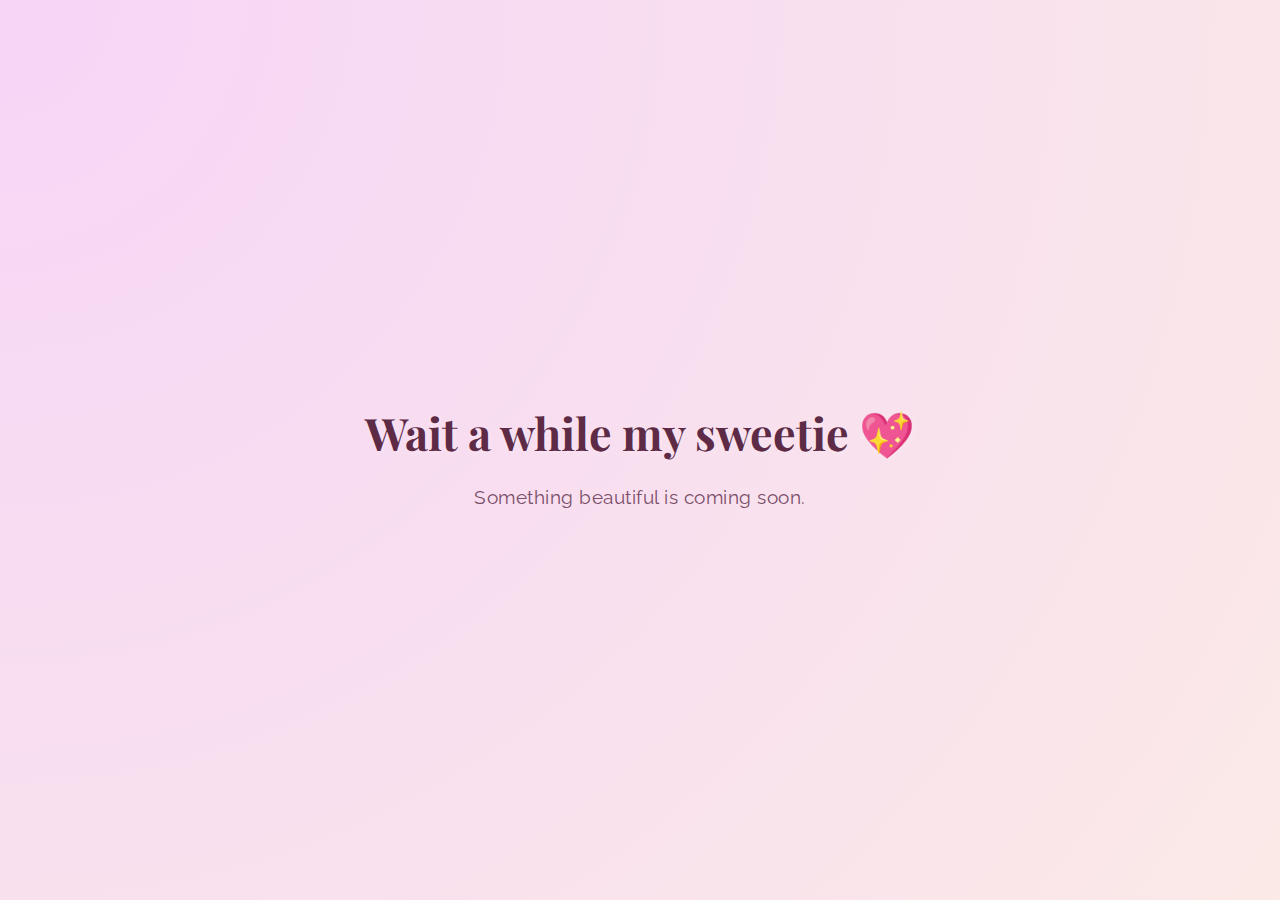
<file: index.html>
<!DOCTYPE html>
<html lang="en">
<head>
  <meta charset="UTF-8">
  <title>For Her</title>
  <link href="https://fonts.googleapis.com/css2?family=Playfair+Display:wght@500&family=Raleway:wght@300&display=swap" rel="stylesheet">
  <style>
    body {
      margin: 0;
      padding: 0;
      height: 100vh;
      background: radial-gradient(circle at top left, #f6d5f7 0%, #fbe9e7 100%);
      display: flex;
      align-items: center;
      justify-content: center;
      font-family: 'Raleway', sans-serif;
      color: #333;
    }

    .container {
      text-align: center;
      padding: 2rem;
      animation: fadeIn 3s ease-in-out;
    }

    h1 {
      font-family: 'Playfair Display', serif;
      font-size: 2.8rem;
      color: #5e2b47;
      margin-bottom: 1.5rem;
      text-shadow: 1px 1px 6px rgba(255, 255, 255, 0.3);
      animation: floatText 4s ease-in-out infinite;
    }

    p {
      font-size: 1.2rem;
      color: #7a4f6a;
      margin-top: 1rem;
      letter-spacing: 0.5px;
    }

    @keyframes fadeIn {
      from { opacity: 0; transform: translateY(20px); }
      to   { opacity: 1; transform: translateY(0); }
    }

    @keyframes floatText {
      0%, 100% { transform: translateY(0); }
      50%      { transform: translateY(-8px); }
    }
  </style>
</head>
<body>
  <div class="container">
    <h1>Wait a while my sweetie 💖</h1>
    <p>Something beautiful is coming soon.</p>
  </div>
</body>
</html>
</file>
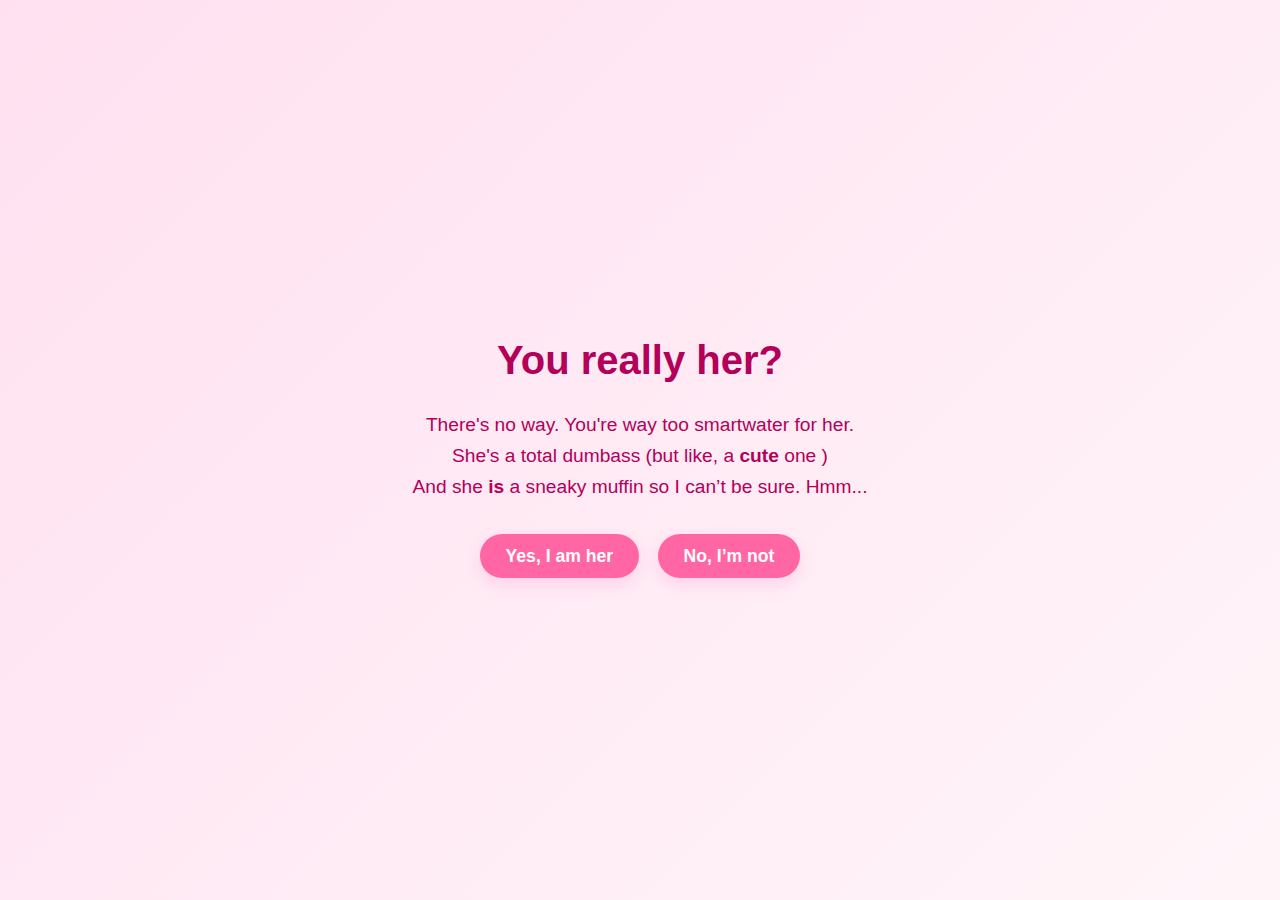
<file: notfijju.html>
<!DOCTYPE html>
<html lang="en">
<head>
  <meta charset="UTF-8" />
  <title>Who Do You Think You Are? 😤</title>
  <meta name="viewport" content="width=device-width, initial-scale=1.0" />
  <style>
    body {
      margin: 0;
      padding: 0;
      background: linear-gradient(135deg, #ffe0f0, #fff5f9);
      font-family: "Segoe UI", sans-serif;
      color: #b30059;
      display: flex;
      flex-direction: column;
      align-items: center;
      justify-content: center;
      height: 100vh;
      text-align: center;
      transition: 0.5s ease;
    }

    .emoji {
      font-size: 4rem;
      margin-bottom: 1rem;
      animation: bounce 1s infinite;
    }

    h1 {
      font-size: 2.5rem;
      margin: 1rem 0 0.5rem;
    }

    p {
      font-size: 1.2rem;
      margin-bottom: 2rem;
      max-width: 500px;
      line-height: 1.6;
    }

    .btn-group {
      display: flex;
      gap: 1.2rem;
      flex-wrap: wrap;
      justify-content: center;
    }

    button {
      background: #ff66a3;
      color: white;
      padding: 0.7rem 1.6rem;
      border: none;
      border-radius: 30px;
      font-weight: bold;
      font-size: 1.1rem;
      cursor: pointer;
      transition: 0.3s ease;
      box-shadow: 0 6px 16px rgba(255, 105, 180, 0.2);
    }

    button:hover {
      background-color: #ff3f86;
      transform: scale(1.05);
    }

    #messageBox {
      display: none;
      background-color: #fff0f5;
      padding: 2rem;
      border-radius: 20px;
      margin-top: 2rem;
      box-shadow: 0 8px 20px rgba(255, 105, 180, 0.25);
      animation: fadeIn 0.6s ease;
    }

    #messageBox h2 {
      font-size: 2rem;
      color: #d1005f;
      margin-bottom: 1rem;
    }

    #messageBox p {
      font-size: 1.2rem;
      color: #5a3e3e;
    }

    #loginAgainBtn {
      margin-top: 30px;
      background-color: #b30059;
    }

    @keyframes bounce {
      0%, 100% { transform: translateY(0); }
      50% { transform: translateY(-8px); }
    }

    @keyframes fadeIn {
      from {
        opacity: 0;
        transform: translateY(10px);
      }
      to {
        opacity: 1;
        transform: translateY(0);
      }
    }
  </style>
</head>
<body>

  <h1>You really her? </h1>
  <p>
    There's no way. You're way too smartwater for her. <br />
    She's a total dumbass (but like, a <strong>cute</strong> one )<br />
    And she <strong>is</strong> a sneaky muffin so I can’t be sure. Hmm...
  </p>

  <div class="btn-group">
    <button onclick="confess()">Yes, I am her </button>
    <button onclick="admit()">No, I’m not </button>
  </div>

  <div id="messageBox">
    <h2>You're Not Welcome Here</h2>
    <p>
      This place isn’t for you.<br />
      You don’t get to be her. Don’t ever try to impersonate her again.<br />
      Go away and stay away. This is <strong>her</strong> sacred space.
      <br />
      <button id="loginAgainBtn" onclick="goToLogin()">I'm Sorry, I’ll Go Away</button>
    </p>
  </div>

  <script>
   function confess() {
  window.location.href = "second-chance.html";
}


    function admit() {
      document.querySelector('.btn-group').style.display = "none";
      document.querySelector('h1').textContent = "Get Lost.";
      document.querySelector('p').style.display = "none";
      document.getElementById("messageBox").style.display = "block";
    }

    function goToLogin() {
      window.location.href = "index.html";
    }
  </script>

</body>
</html>
</file>
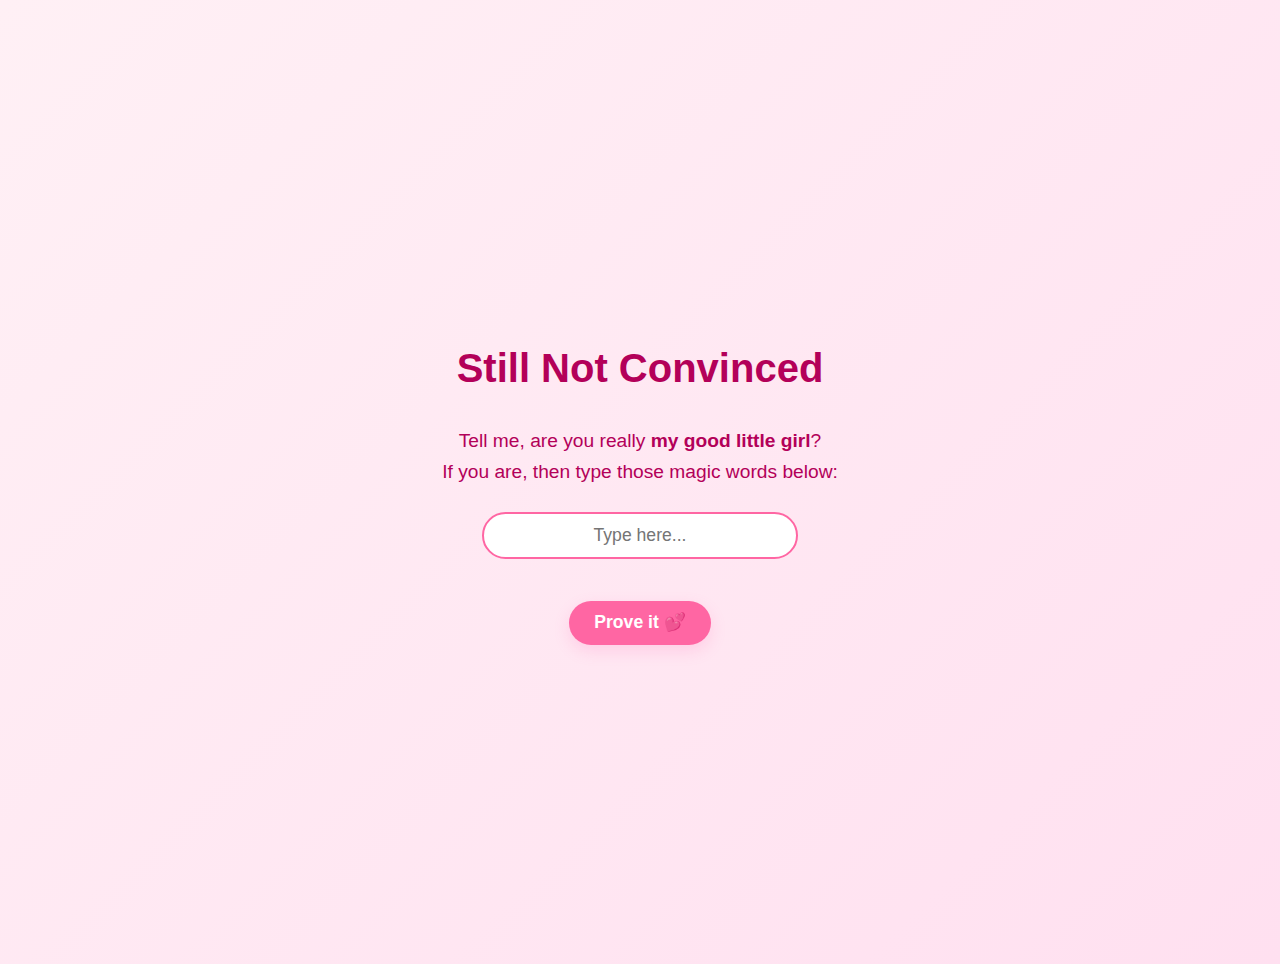
<file: second-chance.html>
<!DOCTYPE html>
<html lang="en">
<head>
  <meta charset="UTF-8" />
  <title>Second Chance 🧐</title>
  <meta name="viewport" content="width=device-width, initial-scale=1.0" />
  <style>
    body {
      margin: 0;
      padding: 0;
      background: linear-gradient(135deg, #fff0f5, #ffe0f0);
      font-family: "Segoe UI", sans-serif;
      color: #b30059;
      display: flex;
      flex-direction: column;
      align-items: center;
      justify-content: center;
      height: 100vh;
      text-align: center;
      padding: 2rem;
    }

    h1 {
      font-size: 2.5rem;
      margin-bottom: 1rem;
    }

    p {
      font-size: 1.2rem;
      margin-bottom: 1.5rem;
      max-width: 500px;
      line-height: 1.6;
    }

    input {
      padding: 0.7rem 1rem;
      font-size: 1.1rem;
      border: 2px solid #ff66a3;
      border-radius: 25px;
      width: 280px;
      text-align: center;
      margin-bottom: 1.5rem;
    }

    button {
      background: #ff66a3;
      color: white;
      padding: 0.7rem 1.6rem;
      border: none;
      border-radius: 30px;
      font-weight: bold;
      font-size: 1.1rem;
      cursor: pointer;
      transition: 0.3s ease;
      box-shadow: 0 6px 16px rgba(255, 105, 180, 0.2);
    }

    button:hover {
      background-color: #ff3f86;
      transform: scale(1.05);
    }

    #resultMsg {
      display: none;
      font-size: 1.3rem;
      color: #5a3e3e;
      margin-top: 2rem;
      animation: fadeIn 0.5s ease;
    }

    @keyframes fadeIn {
      from { opacity: 0; transform: translateY(10px); }
      to { opacity: 1; transform: translateY(0); }
    }
  </style>
</head>
<body>

  <h1>Still Not Convinced </h1>
  <p>Tell me, are you really <strong>my good little girl</strong>?<br>
    If you are, then type those magic words below:</p>

  <input id="goodGirlInput" type="text" placeholder="Type here..." />
  <br />
  <button onclick="checkAnswer()">Prove it 💕</button>

  <div id="resultMsg"></div>

  <script>
    function checkAnswer() {
      const input = document.getElementById("goodGirlInput").value.trim().toLowerCase();
      const resultMsg = document.getElementById("resultMsg");

      if (input === "i'm your good girl" || input === "i am your good girl") {
        resultMsg.innerHTML = "You actually might be her... <br><strong>I’ll give you another chance...</strong>";
        resultMsg.style.display = "block";
        setTimeout(() => {
          window.location.href = "index.html";
        }, 5000);
      } else {
        resultMsg.textContent = "Nope... that's not it. Try again";
        resultMsg.style.display = "block";
      }
    }
  </script>

</body>
</html>
</file>
